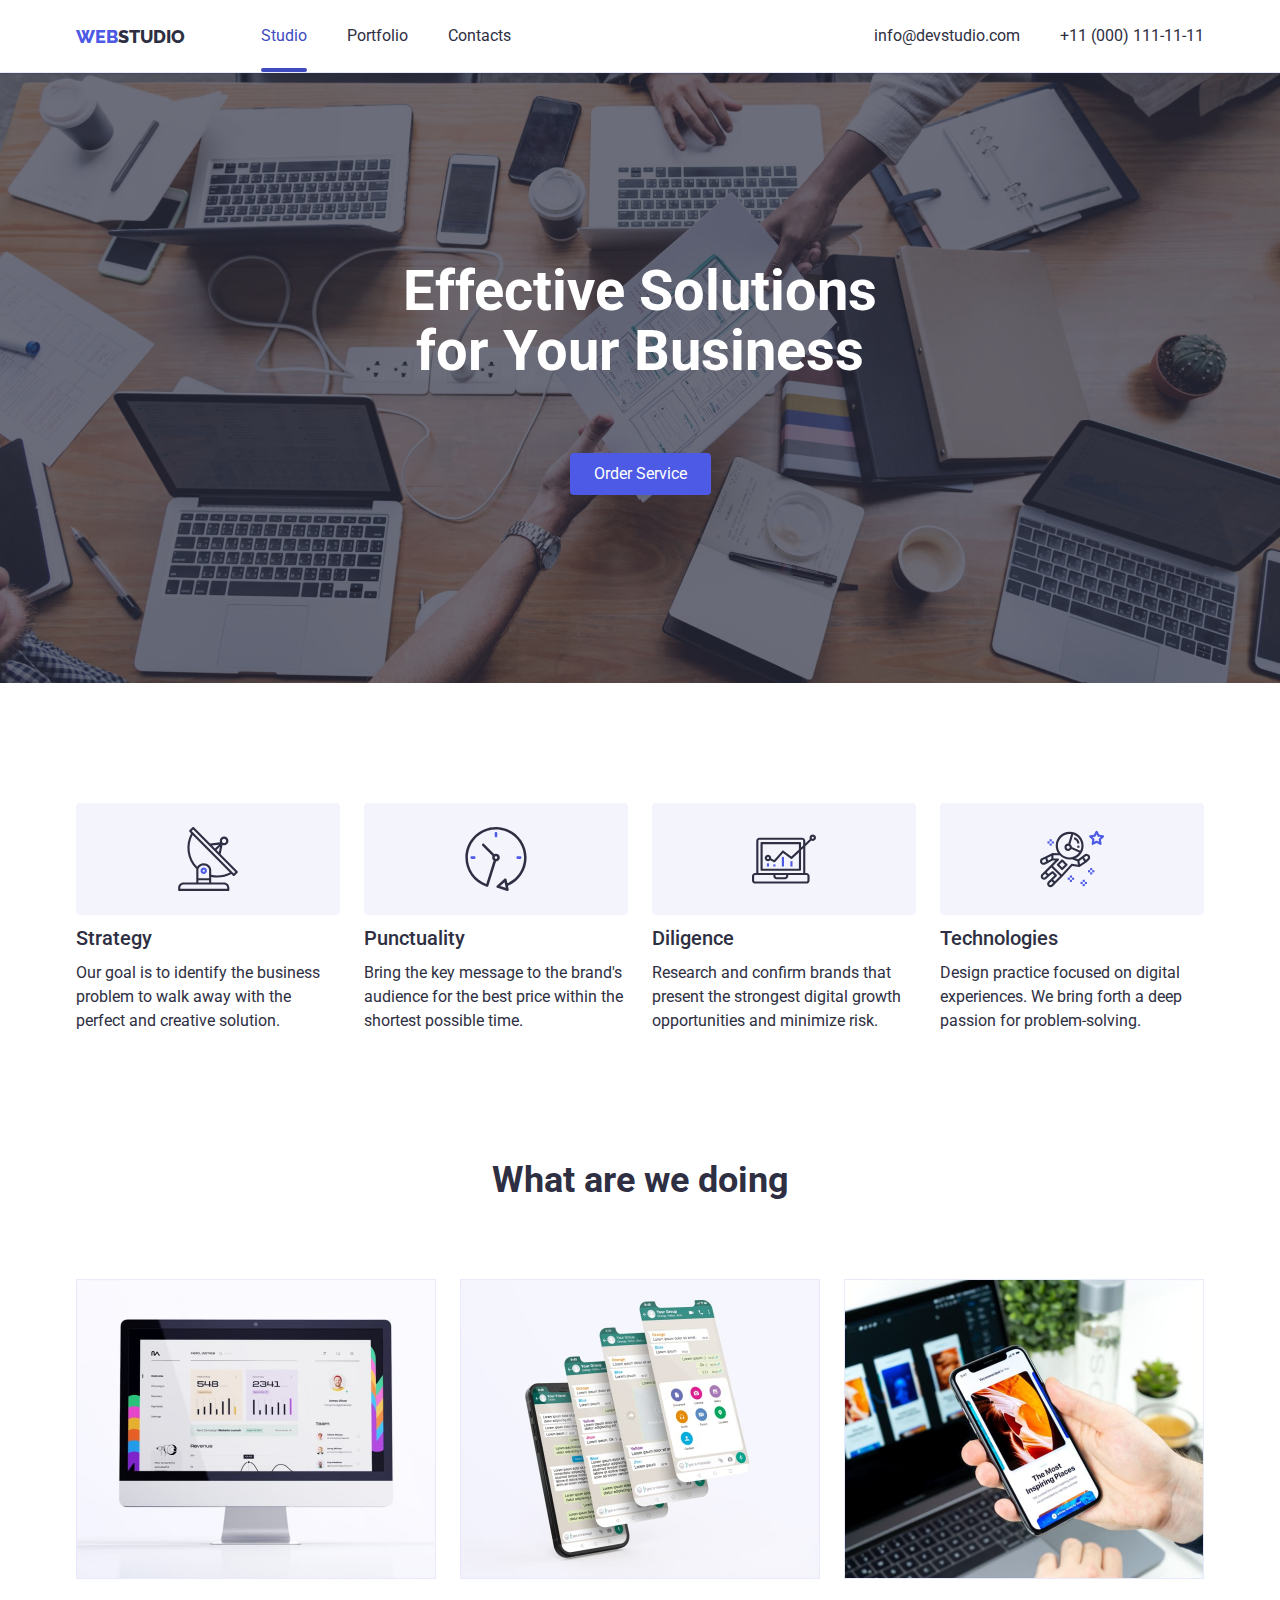
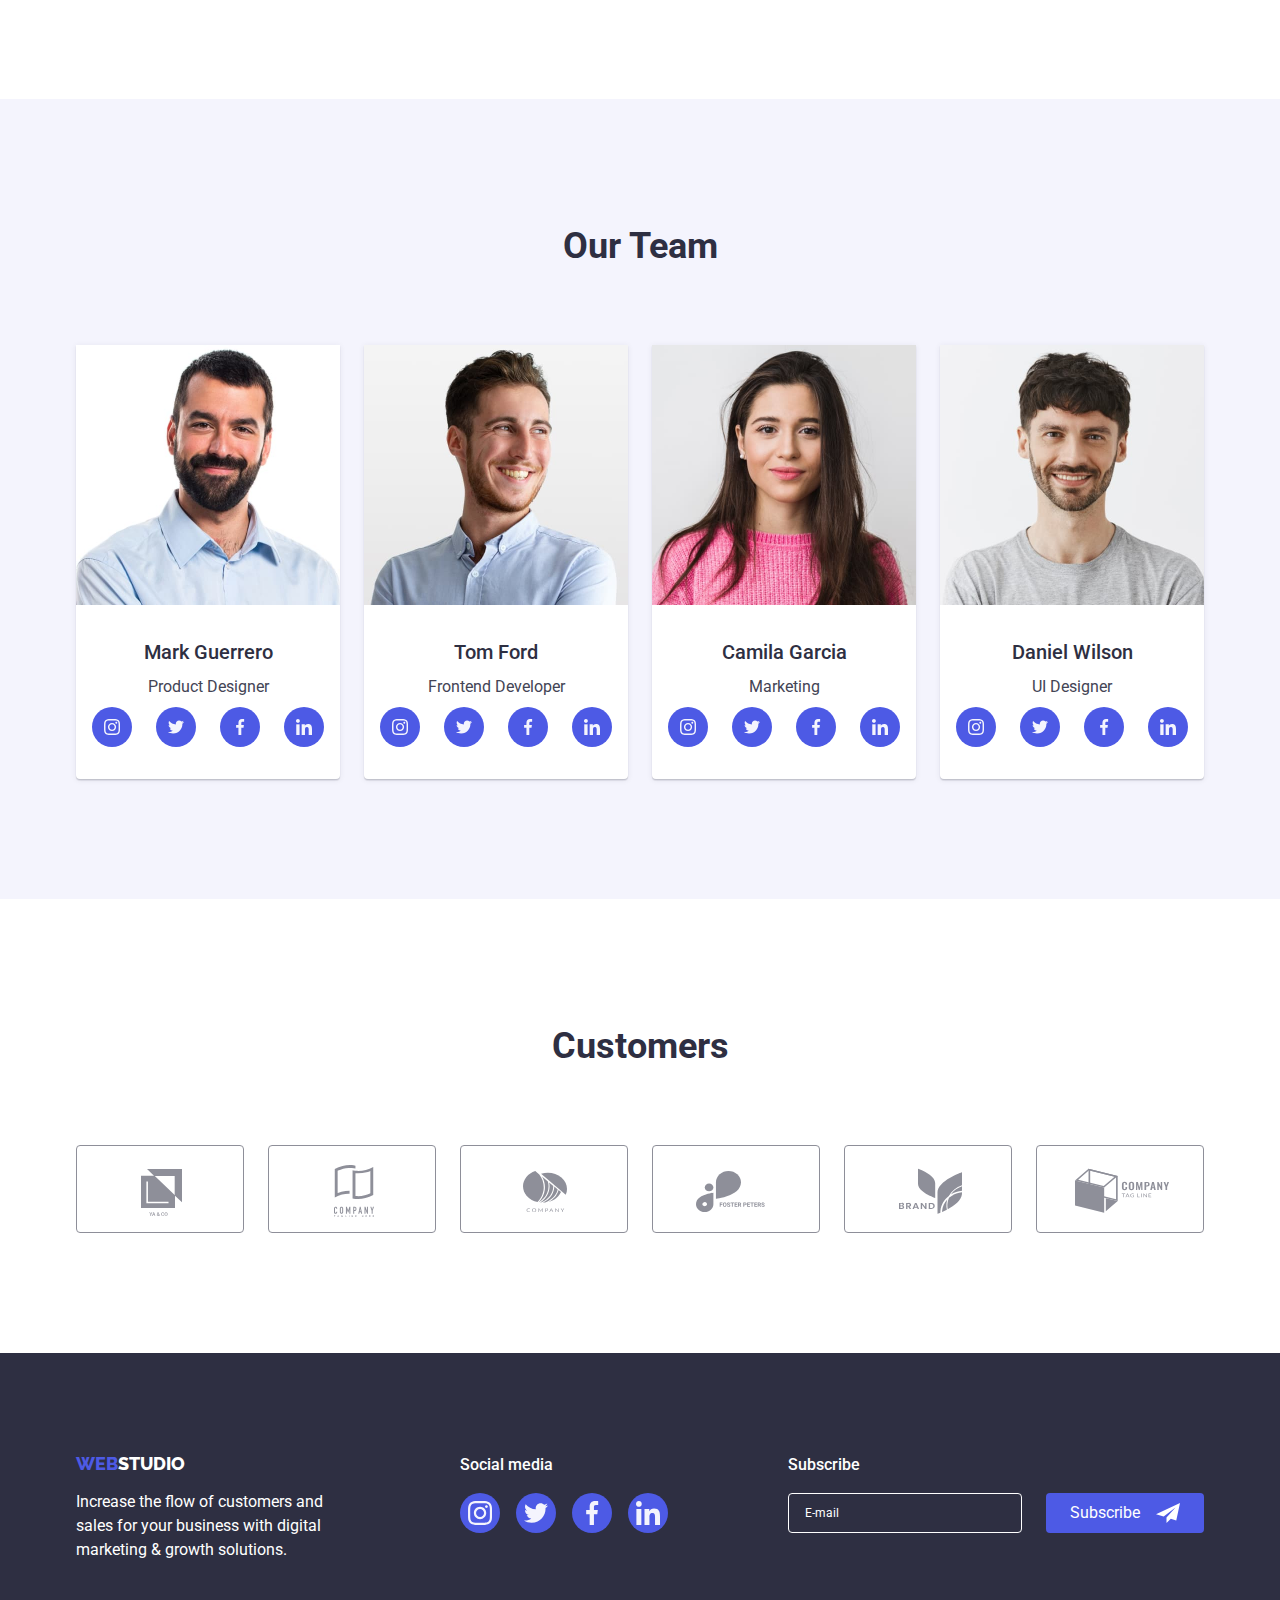
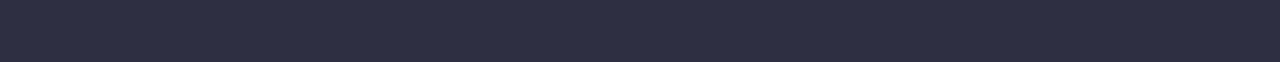
<file: index.html>
<!doctype html>
<html lang="en">
  <head>
    <meta charset="UTF-8" />
    <title>Studio</title>
    <link
      href="https://cdn.jsdelivr.net/npm/modern-normalize@2.0.0/modern-normalize.min.css"
      rel="stylesheet"
    />
    <link
      href="https://fonts.googleapis.com/css2?family=Raleway:wght@800&family=Roboto:wght@400;500;700;900&display=swap"
      rel="stylesheet"
    />
    <link rel="stylesheet" href="css/styles.css" />
  </head>

  <body>
    <header class="header">
      <div class="container">
        <nav class="navigation">
          <a class="link logo" href="./index.html"
            >WEB<span class="logo-part">STUDIO</span></a
          >
          <ul class="navigation-items">
            <li class="navigation-item current">
              <a class="link" href="./index.html">Studio</a>
            </li>
            <li class="navigation-item">
              <a class="link" href="./portfolio.html">Portfolio</a>
            </li>
            <li class="navigation-item">
              <a class="link" href="./index.html">Contacts</a>
            </li>
          </ul>
        </nav>

        <address class="contacts">
          <ul class="contacts-items">
            <li>
              <a class="link" href="mailto:info@devstudio.com"
                >info@devstudio.com</a
              >
            </li>
            <li>
              <a class="link" href="tel:+110001111111">+11 (000) 111-11-11</a>
            </li>
          </ul>
        </address>
      </div>
    </header>

    <main>
      <section class="section order-section">
        <img
          class="image"
          src="./images/order/main-image.jpg"
          alt="desktop-application"
        />
        <div class="container">
          <h1 class="general-title">Effective Solutions for Your Business</h1>
          <button class="button" type="button" data-modal-open>
            Order Service
          </button>
        </div>
      </section>

      <section class="section feature-section">
        <div class="container">
          <h2 class="section-title visually-hidden">Features</h2>
          <ul class="feature-section-items">
            <li class="feature-section-item">
              <div class="feature-section-logo">
                <svg class="feature-section-icon">
                  <use xlink:href="./images/icons.svg#antenna"></use>
                </svg>
              </div>
              <h3 class="card-title">Strategy</h3>
              <p>
                Our goal is to identify the business problem to walk away with
                the perfect and creative solution.
              </p>
            </li>
            <li class="feature-section-item">
              <div class="feature-section-logo">
                <svg class="feature-section-icon">
                  <use xlink:href="./images/icons.svg#clock"></use>
                </svg>
              </div>
              <h3 class="card-title">Punctuality</h3>
              <p>
                Bring the key message to the brand's audience for the best price
                within the shortest possible time.
              </p>
            </li>
            <li class="feature-section-item">
              <div class="feature-section-logo">
                <svg class="feature-section-icon">
                  <use xlink:href="./images/icons.svg#diagram"></use>
                </svg>
              </div>
              <h3 class="card-title">Diligence</h3>
              <p>
                Research and confirm brands that present the strongest digital
                growth opportunities and minimize risk.
              </p>
            </li>
            <li class="feature-section-item">
              <div class="feature-section-logo">
                <svg class="feature-section-icon">
                  <use xlink:href="./images/icons.svg#astronaut"></use>
                </svg>
              </div>
              <h3 class="card-title">Technologies</h3>
              <p>
                Design practice focused on digital experiences. We bring forth a
                deep passion for problem-solving.
              </p>
            </li>
          </ul>
        </div>
      </section>

      <section class="section skills-section">
        <div class="container">
          <h2 class="section-title">What are we doing</h2>
          <ul class="skills-section-items">
            <li class="skills-section-item">
              <img
                class="image"
                src="./images/what-we-doing/first-image.jpg"
                alt="desktop-application"
              />
            </li>
            <li class="skills-section-item">
              <img
                class="image"
                src="./images/what-we-doing/second-image.jpg"
                alt="mobile-application"
              />
            </li>
            <li class="skills-section-item">
              <img
                class="image"
                src="./images/what-we-doing/third-image.jpg"
                alt="adaptive-application"
              />
            </li>
          </ul>
        </div>
      </section>

      <section class="section team-section">
        <div class="container">
          <h2 class="section-title">Our Team</h2>
          <ul class="team-section-items">
            <li class="team-card">
              <img
                class="image"
                src="./images/our-team/first-image.jpg"
                alt="designer"
              />
              <div class="team-card-text">
                <h3 class="card-title">Mark Guerrero</h3>
                <p class="card-text">Product Designer</p>
                <ul class="team-card-social">
                  <li>
                    <a class="card-icon" href="#">
                      <svg class="icon">
                        <use xlink:href="./images/icons.svg#instagram16"></use>
                      </svg>
                    </a>
                  </li>
                  <li>
                    <a class="card-icon" href="#">
                      <svg class="icon">
                        <use xlink:href="./images/icons.svg#twitter16"></use>
                      </svg>
                    </a>
                  </li>
                  <li>
                    <a class="card-icon" href="#">
                      <svg class="icon">
                        <use xlink:href="./images/icons.svg#facebook16"></use>
                      </svg>
                    </a>
                  </li>
                  <li>
                    <a class="card-icon" href="#">
                      <svg class="icon">
                        <use xlink:href="./images/icons.svg#linkedin16"></use>
                      </svg>
                    </a>
                  </li>
                </ul>
              </div>
            </li>
            <li class="team-card">
              <img
                class="image"
                src="./images/our-team/second-image.jpg"
                alt="developer"
              />
              <div class="team-card-text">
                <h3 class="card-title">Tom Ford</h3>
                <p class="card-text">Frontend Developer</p>
                <ul class="team-card-social">
                  <li>
                    <a class="card-icon" href="#">
                      <svg class="icon">
                        <use xlink:href="./images/icons.svg#instagram16"></use>
                      </svg>
                    </a>
                  </li>
                  <li>
                    <a class="card-icon" href="#">
                      <svg class="icon">
                        <use xlink:href="./images/icons.svg#twitter16"></use>
                      </svg>
                    </a>
                  </li>
                  <li>
                    <a class="card-icon" href="#">
                      <svg class="icon">
                        <use xlink:href="./images/icons.svg#facebook16"></use>
                      </svg>
                    </a>
                  </li>
                  <li>
                    <a class="card-icon" href="#">
                      <svg class="icon">
                        <use xlink:href="./images/icons.svg#linkedin16"></use>
                      </svg>
                    </a>
                  </li>
                </ul>
              </div>
            </li>
            <li class="team-card">
              <img
                class="image"
                src="./images/our-team/third-image.jpg"
                alt="marketing"
              />
              <div class="team-card-text">
                <h3 class="card-title">Camila Garcia</h3>
                <p class="card-text">Marketing</p>
                <ul class="team-card-social">
                  <li>
                    <a class="card-icon" href="#">
                      <svg class="icon">
                        <use xlink:href="./images/icons.svg#instagram16"></use>
                      </svg>
                    </a>
                  </li>
                  <li>
                    <a class="card-icon" href="#">
                      <svg class="icon">
                        <use xlink:href="./images/icons.svg#twitter16"></use>
                      </svg>
                    </a>
                  </li>
                  <li>
                    <a class="card-icon" href="#">
                      <svg class="icon">
                        <use xlink:href="./images/icons.svg#facebook16"></use>
                      </svg>
                    </a>
                  </li>
                  <li>
                    <a class="card-icon" href="#">
                      <svg class="icon">
                        <use xlink:href="./images/icons.svg#linkedin16"></use>
                      </svg>
                    </a>
                  </li>
                </ul>
              </div>
            </li>
            <li class="team-card">
              <img
                class="image"
                src="./images/our-team/fourth-image.jpg"
                alt="ui-designer"
              />
              <div class="team-card-text">
                <h3 class="card-title">Daniel Wilson</h3>
                <p class="card-text">UI Designer</p>
                <ul class="team-card-social">
                  <li>
                    <a class="card-icon" href="#">
                      <svg class="icon">
                        <use xlink:href="./images/icons.svg#instagram16"></use>
                      </svg>
                    </a>
                  </li>
                  <li>
                    <a class="card-icon" href="#">
                      <svg class="icon">
                        <use xlink:href="./images/icons.svg#twitter16"></use>
                      </svg>
                    </a>
                  </li>
                  <li>
                    <a class="card-icon" href="#">
                      <svg class="icon">
                        <use xlink:href="./images/icons.svg#facebook16"></use>
                      </svg>
                    </a>
                  </li>
                  <li>
                    <a class="card-icon" href="#">
                      <svg class="icon">
                        <use xlink:href="./images/icons.svg#linkedin16"></use>
                      </svg>
                    </a>
                  </li>
                </ul>
              </div>
            </li>
          </ul>
        </div>
      </section>

      <section class="section customers-section">
        <div class="container">
          <h2 class="section-title">Customers</h2>
          <ul class="customers-section-items">
            <li class="customers-section-item">
              <a class="link" href="#">
                <svg class="icon">
                  <use
                    class="social-icon"
                    xlink:href="./images/icons.svg#yaco"
                  ></use>
                </svg>
              </a>
            </li>
            <li class="customers-section-item">
              <a class="link" href="#">
                <svg class="icon">
                  <use
                    class="social-icon"
                    xlink:href="./images/icons.svg#company-tagline"
                  ></use>
                </svg>
              </a>
            </li>
            <li class="customers-section-item">
              <a class="link" href="#">
                <svg class="icon">
                  <use
                    class="social-icon"
                    xlink:href="./images/icons.svg#company"
                  ></use>
                </svg>
              </a>
            </li>
            <li class="customers-section-item">
              <a class="link" href="#">
                <svg class="icon">
                  <use
                    class="social-icon"
                    xlink:href="./images/icons.svg#foster-peters"
                  ></use>
                </svg>
              </a>
            </li>
            <li class="customers-section-item">
              <a class="link" href="#">
                <svg class="icon">
                  <use
                    class="social-icon"
                    xlink:href="./images/icons.svg#brand"
                  ></use>
                </svg>
              </a>
            </li>
            <li class="customers-section-item">
              <a class="link" href="#">
                <svg class="icon">
                  <use
                    class="social-icon"
                    xlink:href="./images/icons.svg#tagline"
                  ></use>
                </svg>
              </a>
            </li>
          </ul>
        </div>
      </section>
    </main>

    <footer class="footer">
      <div class="container">
        <div>
          <a class="link logo" href="./index.html"
            >WEB<span class="logo-part">STUDIO</span></a
          >
          <p class="footer-text">
            Increase the flow of customers and sales for your business with
            digital marketing & growth solutions.
          </p>
        </div>
        <div class="footer-social">
          <h2 class="footer-social-title">Social media</h2>
          <ul class="footer-social-links">
            <li>
              <a class="card-icon" href="#">
                <svg class="icon">
                  <use xlink:href="./images/icons.svg#instagram16"></use>
                </svg>
              </a>
            </li>
            <li>
              <a class="card-icon" href="#">
                <svg class="icon">
                  <use xlink:href="./images/icons.svg#twitter16"></use>
                </svg>
              </a>
            </li>
            <li>
              <a class="card-icon" href="#">
                <svg class="icon">
                  <use xlink:href="./images/icons.svg#facebook16"></use>
                </svg>
              </a>
            </li>
            <li>
              <a class="card-icon" href="#">
                <svg class="icon">
                  <use xlink:href="./images/icons.svg#linkedin16"></use>
                </svg>
              </a>
            </li>
          </ul>
        </div>
        <div class="footer-form">
          <h2 class="footer-social-title">Subscribe</h2>
          <form name="subscribe" class="subscribe-form">
            <input
              type="email"
              name="email"
              placeholder="E-mail"
              class="input form-input"
            />
            <button type="submit" class="button subscribe-button">
              Subscribe
              <svg class="button-icon">
                <use xlink:href="./images/icons.svg#send"></use>
              </svg>
            </button>
          </form>
        </div>
      </div>
    </footer>

    <div class="backdrop is-hidden" data-modal>
      <div class="modal">
        <button class="modal-close-button" type="button" data-modal-close>
          <svg class="icon">
            <use
              class="social-icon"
              xlink:href="./images/icons.svg#close"
            ></use>
          </svg>
        </button>
        <h3 class="form-title">
          Leave your contacts and we will call you back
        </h3>
        <form name="order-form" class="order-form">
          <label class="label">
            Name
            <div class="input-wrapper">
              <input type="text" name="name" class="input form-input" />
              <svg class="form-input-icon">
                <use xlink:href="./images/icons.svg#people"></use>
              </svg>
            </div>
          </label>
          <label class="label">
            Phone
            <div class="input-wrapper">
              <input type="tel" name="phone" class="input form-input" />
              <svg class="form-input-icon">
                <use xlink:href="./images/icons.svg#phone"></use>
              </svg>
            </div>
          </label>
          <label class="label">
            Email
            <div class="input-wrapper">
              <input type="email" name="email" class="input form-input" />
              <svg class="form-input-icon">
                <use xlink:href="./images/icons.svg#email"></use>
              </svg>
            </div>
          </label>
          <label class="label">
            Comment
            <textarea
              name="comment"
              rows="4"
              placeholder="Text input"
              class="input comment-input"
            ></textarea>
          </label>
          <label class="policy-label">
            I accept the terms and conditions of the
            <a href="#" class="policy-link">Privacy Policy</a>
            <input type="checkbox" value="policy" class="policy-checkbox" />
            <span class="checkmark">
              <svg class="checkmark-icon">
                <use xlink:href="./images/icons.svg#checkmark"></use>
              </svg>
            </span>
          </label>
          <button type="submit" class="button form-button">Send</button>
        </form>
      </div>
    </div>

    <script src="./js/modal.js"></script>
  </body>
</html>
</file>
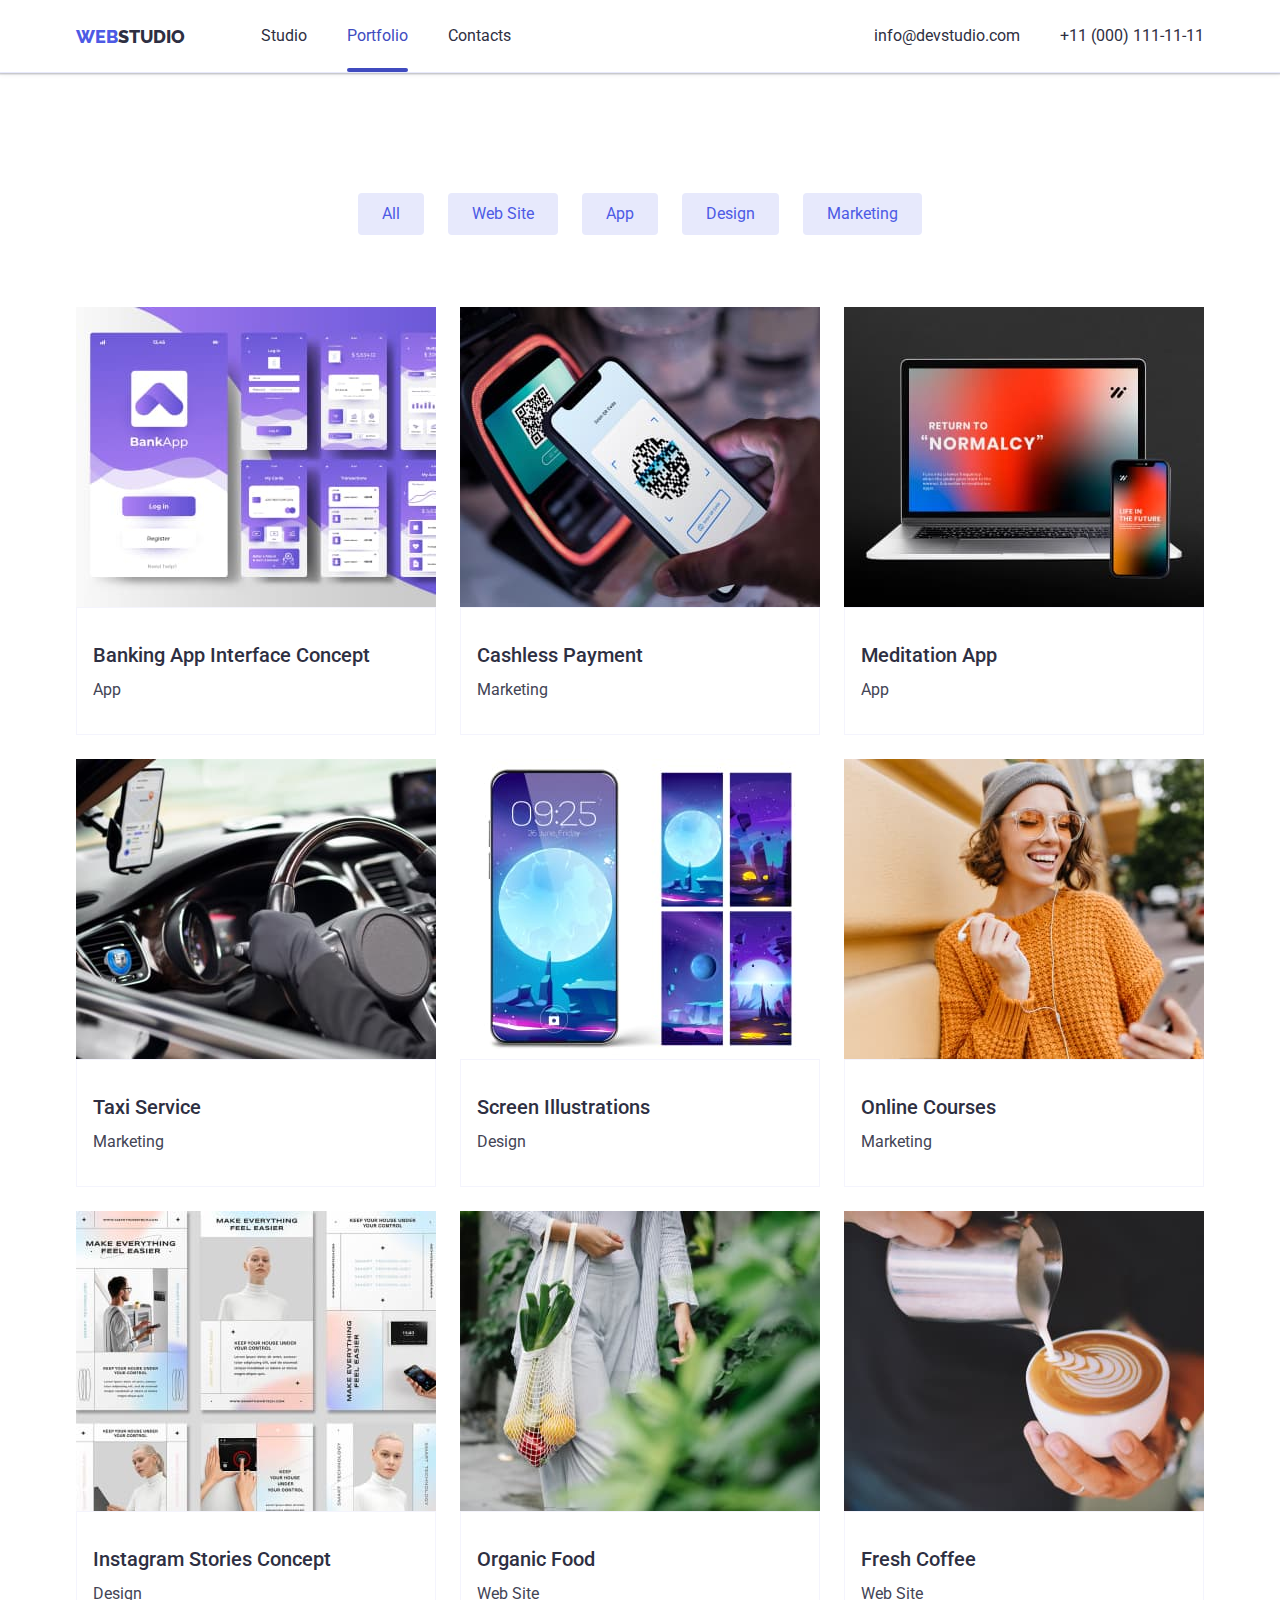
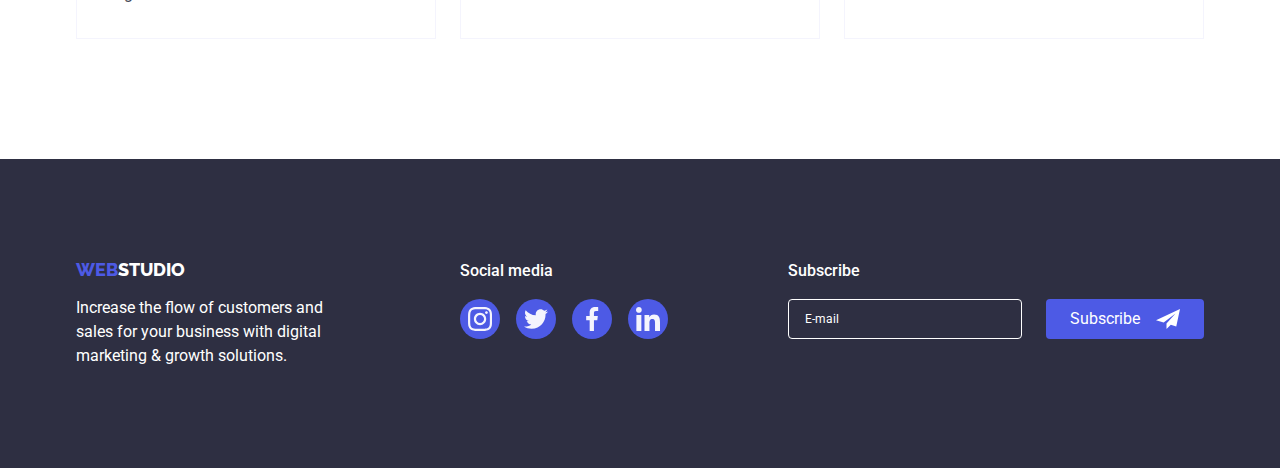
<file: portfolio.html>
<!doctype html>
<html lang="en">
  <head>
    <meta charset="UTF-8" />
    <title>Portfolio</title>
    <link
      href="https://cdn.jsdelivr.net/npm/modern-normalize@2.0.0/modern-normalize.min.css"
      rel="stylesheet"
    />
    <link
      href="https://fonts.googleapis.com/css2?family=Raleway:wght@800&family=Roboto:wght@400;500;700;900&display=swap"
      rel="stylesheet"
    />
    <link rel="stylesheet" href="css/styles.css" />
  </head>

  <body>
    <header class="header">
      <div class="container">
        <nav class="navigation">
          <a class="link logo" href="./index.html"
            >WEB<span class="logo-part">STUDIO</span></a
          >
          <ul class="navigation-items">
            <li class="navigation-item">
              <a class="link" href="./index.html">Studio</a>
            </li>
            <li class="navigation-item current">
              <a class="link" href="./portfolio.html">Portfolio</a>
            </li>
            <li class="navigation-item">
              <a class="link" href="./index.html">Contacts</a>
            </li>
          </ul>
        </nav>

        <address class="contacts">
          <ul class="contacts-items">
            <li>
              <a class="link" href="mailto:info@devstudio.com"
                >info@devstudio.com</a
              >
            </li>
            <li>
              <a class="link" href="tel:+110001111111">+11 (000) 111-11-11</a>
            </li>
          </ul>
        </address>
      </div>
    </header>

    <main>
      <section class="section portfolio-section">
        <div class="container">
          <h1 class="general-title visually-hidden">Portfolio</h1>
          <ul class="filter-items">
            <li><button class="filter-button" type="button">All</button></li>
            <li>
              <button class="filter-button" type="button">Web Site</button>
            </li>
            <li><button class="filter-button" type="button">App</button></li>
            <li><button class="filter-button" type="button">Design</button></li>
            <li>
              <button class="filter-button" type="button">Marketing</button>
            </li>
          </ul>
          <ul class="portfolio-items">
            <li class="portfolio-card">
              <a class="link" href="./portfolio.html">
                <div class="portfolio-card-image">
                  <div class="overlay">
                    <p class="overlay-text">
                      14 Stylish and User-Friendly App Design Concepts · Task
                      Manager App · Calorie Tracker App · Exotic Fruit Ecommerce
                      App · Cloud Storage App
                    </p>
                  </div>
                  <img
                    class="image"
                    src="./images/portfolio/first-project.jpg"
                    alt="first-project"
                  />
                </div>
                <div class="portfolio-card-text">
                  <h2 class="card-title">Banking App Interface Concept</h2>
                  <p class="card-text">App</p>
                </div>
              </a>
            </li>
            <li class="portfolio-card">
              <a class="link" href="./portfolio.html">
                <div class="portfolio-card-image">
                  <div class="overlay">
                    <p class="overlay-text">
                      14 Stylish and User-Friendly App Design Concepts · Task
                      Manager App · Calorie Tracker App · Exotic Fruit Ecommerce
                      App · Cloud Storage App
                    </p>
                  </div>
                  <img
                    class="image"
                    src="./images/portfolio/second-project.jpg"
                    alt="second-project"
                  />
                </div>
                <div class="portfolio-card-text">
                  <h2 class="card-title">Cashless Payment</h2>
                  <p class="card-text">Marketing</p>
                </div>
              </a>
            </li>
            <li class="portfolio-card">
              <a class="link" href="./portfolio.html">
                <div class="portfolio-card-image">
                  <div class="overlay">
                    <p class="overlay-text">
                      14 Stylish and User-Friendly App Design Concepts · Task
                      Manager App · Calorie Tracker App · Exotic Fruit Ecommerce
                      App · Cloud Storage App
                    </p>
                  </div>
                  <img
                    class="image"
                    src="./images/portfolio/third-project.jpg"
                    alt="third-project"
                  />
                </div>
                <div class="portfolio-card-text">
                  <h2 class="card-title">Meditation App</h2>
                  <p class="card-text">App</p>
                </div>
              </a>
            </li>
            <li class="portfolio-card">
              <a class="link" href="./portfolio.html">
                <div class="portfolio-card-image">
                  <div class="overlay">
                    <p class="overlay-text">
                      14 Stylish and User-Friendly App Design Concepts · Task
                      Manager App · Calorie Tracker App · Exotic Fruit Ecommerce
                      App · Cloud Storage App
                    </p>
                  </div>
                  <img
                    class="image"
                    src="./images/portfolio/fourth-project.jpg"
                    alt="fourth-project"
                  />
                </div>
                <div class="portfolio-card-text">
                  <h2 class="card-title">Taxi Service</h2>
                  <p class="card-text">Marketing</p>
                </div>
              </a>
            </li>
            <li class="portfolio-card">
              <a class="link" href="./portfolio.html">
                <div class="portfolio-card-image">
                  <div class="overlay">
                    <p class="overlay-text">
                      14 Stylish and User-Friendly App Design Concepts · Task
                      Manager App · Calorie Tracker App · Exotic Fruit Ecommerce
                      App · Cloud Storage App
                    </p>
                  </div>
                  <img
                    class="image"
                    src="./images/portfolio/fifth-project.jpg"
                    alt="fifth-project"
                  />
                </div>
                <div class="portfolio-card-text">
                  <h2 class="card-title">Screen Illustrations</h2>
                  <p class="card-text">Design</p>
                </div>
              </a>
            </li>
            <li class="portfolio-card">
              <a class="link" href="./portfolio.html">
                <div class="portfolio-card-image">
                  <div class="overlay">
                    <p class="overlay-text">
                      14 Stylish and User-Friendly App Design Concepts · Task
                      Manager App · Calorie Tracker App · Exotic Fruit Ecommerce
                      App · Cloud Storage App
                    </p>
                  </div>
                  <img
                    class="image"
                    src="./images/portfolio/sixth-project.jpg"
                    alt="sixth-project"
                  />
                </div>
                <div class="portfolio-card-text">
                  <h2 class="card-title">Online Courses</h2>
                  <p class="card-text">Marketing</p>
                </div>
              </a>
            </li>
            <li class="portfolio-card">
              <a class="link" href="./portfolio.html">
                <div class="portfolio-card-image">
                  <div class="overlay">
                    <p class="overlay-text">
                      14 Stylish and User-Friendly App Design Concepts · Task
                      Manager App · Calorie Tracker App · Exotic Fruit Ecommerce
                      App · Cloud Storage App
                    </p>
                  </div>
                  <img
                    class="image"
                    src="./images/portfolio/seventh-project.jpg"
                    alt="seventh-project"
                  />
                </div>
                <div class="portfolio-card-text">
                  <h2 class="card-title">Instagram Stories Concept</h2>
                  <p class="card-text">Design</p>
                </div>
              </a>
            </li>
            <li class="portfolio-card">
              <a class="link" href="./portfolio.html">
                <div class="portfolio-card-image">
                  <div class="overlay">
                    <p class="overlay-text">
                      14 Stylish and User-Friendly App Design Concepts · Task
                      Manager App · Calorie Tracker App · Exotic Fruit Ecommerce
                      App · Cloud Storage App
                    </p>
                  </div>
                  <img
                    class="image"
                    src="./images/portfolio/eighth-project.jpg"
                    alt="eighth-project"
                  />
                </div>
                <div class="portfolio-card-text">
                  <h2 class="card-title">Organic Food</h2>
                  <p class="card-text">Web Site</p>
                </div>
              </a>
            </li>
            <li class="portfolio-card">
              <a class="link" href="./portfolio.html">
                <div class="portfolio-card-image">
                  <div class="overlay">
                    <p class="overlay-text">
                      14 Stylish and User-Friendly App Design Concepts · Task
                      Manager App · Calorie Tracker App · Exotic Fruit Ecommerce
                      App · Cloud Storage App
                    </p>
                  </div>
                  <img
                    class="image"
                    src="./images/portfolio/ninth-project.jpg"
                    alt="ninth-project"
                  />
                </div>
                <div class="portfolio-card-text">
                  <h2 class="card-title">Fresh Coffee</h2>
                  <p class="card-text">Web Site</p>
                </div>
              </a>
            </li>
          </ul>
        </div>
      </section>
    </main>

    <footer class="footer">
      <div class="container">
        <div>
          <a class="link logo" href="./index.html"
            >WEB<span class="logo-part">STUDIO</span></a
          >
          <p class="footer-text">
            Increase the flow of customers and sales for your business with
            digital marketing & growth solutions.
          </p>
        </div>
        <div class="footer-social">
          <h2 class="footer-social-title">Social media</h2>
          <ul class="footer-social-links">
            <li>
              <a class="card-icon" href="#">
                <svg class="icon">
                  <use xlink:href="./images/icons.svg#instagram16"></use>
                </svg>
              </a>
            </li>
            <li>
              <a class="card-icon" href="#">
                <svg class="icon">
                  <use xlink:href="./images/icons.svg#twitter16"></use>
                </svg>
              </a>
            </li>
            <li>
              <a class="card-icon" href="#">
                <svg class="icon">
                  <use xlink:href="./images/icons.svg#facebook16"></use>
                </svg>
              </a>
            </li>
            <li>
              <a class="card-icon" href="#">
                <svg class="icon">
                  <use xlink:href="./images/icons.svg#linkedin16"></use>
                </svg>
              </a>
            </li>
          </ul>
        </div>
        <div class="footer-form">
          <h2 class="footer-social-title">Subscribe</h2>
          <form name="subscribe" class="subscribe-form">
            <input
              type="email"
              name="email"
              placeholder="E-mail"
              class="input form-input"
            />
            <button type="submit" class="button subscribe-button">
              Subscribe
              <svg class="button-icon">
                <use xlink:href="./images/icons.svg#send"></use>
              </svg>
            </button>
          </form>
        </div>
      </div>
    </footer>
  </body>
</html>
</file>
<file: css/styles.css>
:root {
  --container-width: 1158px;
  --primary-color: #4d5ae5;
  --primary-text-color: #2e2f42;
  --secondary-text-color: #ffffff;
  --card-text-color: #434455;
  --background-color: #ffffff;
  --button-none-active-color: #e7e9fc;
  --button-hover-color: #404bbf;
  --primary-sections-background-color: #2e2f42;
  --secondary-sections-background-color: #f4f4fd;
  --card-background-color: #2e2f4214;
  --card-border-color: #f4f4fd;
}

h1,
h2,
h3,
h4,
h5,
h6,
p {
  margin: 0;
  padding: 0;
}

body {
  position: relative;
  font-family: 'Roboto', sans-serif;
  color: var(--primary-text-color);
  background-color: var(--background-color);
  font-size: 16px;
  line-height: 1.5;
}

button {
  border: none;
  padding: 12px 24px;
  border-radius: 4px;
  cursor: pointer;
}

ul {
  list-style-type: none;
  margin: 0;
  padding: 0;
}

.container {
  max-width: var(--container-width);
  padding: 0 15px;
  margin: 0 auto;
}

.link {
  text-decoration: none;
  color: var(--primary-text-color);
  transition-property: color;
  transition-duration: 250ms;
  transition-timing-function: cubic-bezier(0.4, 0, 0.2, 1);
}

.link:hover,
.link:focus {
  color: var(--button-hover-color);
}

.visually-hidden {
  position: absolute;
  width: 1px;
  height: 1px;
  margin: -1px;
  border: 0;
  padding: 0;
  white-space: nowrap;
  clip-path: inset(100%);
  clip: rect(0 0 0 0);
  overflow: hidden;
}

.header {
  border-bottom: 1px solid #e7e9fc;
  box-shadow:
    0 1px 6px 0 rgba(46, 47, 66, 0.08),
    0 1px 1px 0 rgba(46, 47, 66, 0.16),
    0 2px 1px 0 rgba(46, 47, 66, 0.08);
}

.header .container {
  display: flex;
  justify-content: space-between;
  align-items: center;
}

.logo {
  display: inline-block;
  font-family: 'Raleway', sans-serif;
  font-size: 18px;
  font-weight: 800;
  line-height: 21px;
  color: var(--primary-color);
}

.logo-part {
  color: var(--primary-text-color);
}

.navigation {
  display: flex;
  align-items: center;
}

.navigation .logo {
  margin-right: 76px;
}

.navigation-items {
  display: flex;
  gap: 40px;
}

.navigation-item .link {
  display: block;
  position: relative;
  padding: 24px 0;
}

.navigation-item.current .link::after {
  content: '';
  position: absolute;
  bottom: 0;
  left: 0;
  width: 100%;
  height: 4px;
  background-color: #404bbf;
  border-radius: 2px;
}

.navigation-item.current .link {
  color: var(--button-hover-color);
}

.contacts {
  font-style: normal;
}

.contacts-items {
  display: flex;
  gap: 40px;
}

.contacts-items .link {
  display: block;
  padding: 24px 0;
}

.general-title {
  font-size: 56px;
  line-height: 60px;
  text-align: center;
  max-width: 496px;
  margin: 0 auto 72px;
}

.section-title {
  font-size: 36px;
  font-weight: 700;
  text-align: center;
  margin-bottom: 72px;
}

.card-title {
  font-size: 20px;
  font-weight: 500;
  margin-bottom: 8px;
}

.card-text {
  color: var(--card-text-color);
}

.image {
  display: block;
  max-width: 100%;
  height: auto;
  object-fit: cover;
}

.order-section {
  position: relative;
  text-align: center;
  padding: 188px 0;
  max-width: 1440px;
  margin: 0 auto;
  color: var(--secondary-text-color);
  background-color: rgba(46, 47, 66, 0.7);
}

.order-section .image {
  position: absolute;
  top: 0;
  left: 50%;
  transform: translateX(-50%);
  max-width: 1440px;
  height: 100%;
  z-index: -1;
}

.button {
  background-color: var(--primary-color);
  color: var(--secondary-text-color);
  transition-property: background-color;
  transition-duration: 250ms;
  transition-timing-function: cubic-bezier(0.4, 0, 0.2, 1);
}

.button:hover,
.button:focus {
  background-color: var(--button-hover-color);
}

.feature-section {
  padding: 120px 0;
}

.feature-section-items {
  display: flex;
  gap: 24px;
}

.feature-section-item {
  width: calc((100% - 72px) / 4);
}

.feature-section-logo {
  display: flex;
  justify-content: center;
  align-items: center;
  height: 112px;
  background-color: #f4f4fd;
  border-radius: 4px;
  margin-bottom: 8px;
}

.feature-section-icon {
  width: 64px;
  height: 64px;
}

.skills-section {
  padding: 0 0 120px;
}

.skills-section-items {
  display: flex;
  gap: 24px;
}

.skills-section-item {
  width: calc((100% - 48px) / 3);
}

.team-section {
  padding: 120px 0;
  background-color: var(--secondary-sections-background-color);
}

.team-section-items {
  display: flex;
  gap: 24px;
}

.team-card {
  width: calc((100% - 72px) / 4);
  background-color: var(--background-color);
  border-radius: 0 0 4px 4px;
  box-shadow:
    0 2px 1px 0 rgba(46, 47, 66, 0.08),
    0 1px 1px 0 rgba(46, 47, 66, 0.16),
    0 1px 6px 0 rgba(46, 47, 66, 0.08);
}

.team-card-text {
  padding: 32px 16px;
  text-align: center;
}

.team-card-social {
  display: flex;
  justify-content: space-between;
  margin-top: 8px;
}

.card-icon {
  display: flex;
  justify-content: center;
  align-items: center;
  width: 40px;
  height: 40px;
  border-radius: 50%;
  background-color: #4d5ae5;
  transition-property: background-color;
  transition-duration: 250ms;
  transition-timing-function: cubic-bezier(0.4, 0, 0.2, 1);
}

.card-icon:hover,
.card-icon:focus {
  background-color: #404bbf;
}

.card-icon .icon {
  width: 16px;
  height: 16px;
}

.filter-button {
  color: var(--primary-color);
  background-color: var(--button-none-active-color);
  transition-property: background-color;
  transition-duration: 250ms;
  transition-timing-function: cubic-bezier(0.4, 0, 0.2, 1);
}

.filter-button:hover,
.filter-button:focus {
  background-color: var(--button-hover-color);
  color: var(--secondary-text-color);
}

.portfolio-section {
  padding: 120px 0;
}

.portfolio-items {
  display: flex;
  flex-wrap: wrap;
  gap: 24px;
}

.portfolio-card {
  position: relative;
  width: calc((100% - 48px) / 3);
  transition-property: box-shadow;
  transition-duration: 250ms;
  transition-timing-function: cubic-bezier(0.4, 0, 0.2, 1);
}

.portfolio-card-image {
  position: relative;
  overflow: hidden;
}

.portfolio-card-image .overlay {
  position: absolute;
  top: 0;
  left: 0;
  padding: 40px 32px;
  width: 100%;
  height: 300px;
  background-color: #3f51b5;
  transform: translateY(100%);
  transition: transform 250ms ease-in-out;
}

.overlay-text {
  color: #f4f4fd;
}

.portfolio-card:hover .overlay,
.portfolio-card:focus .overlay {
  transform: translateY(0);
}

.portfolio-card:hover,
.portfolio-card:focus {
  box-shadow:
    0 2px 1px 0 rgba(46, 47, 66, 0.08),
    0 1px 1px 0 rgba(46, 47, 66, 0.16),
    0 1px 6px 0 rgba(46, 47, 66, 0.08);
}

.portfolio-card-text {
  padding: 32px 16px;
  border: 1px solid var(--card-border-color);
  color: #2e2f42;
}

.filter-items {
  display: flex;
  justify-content: center;
  flex-wrap: wrap;
  gap: 24px;
  margin-bottom: 72px;
}

.customers-section {
  padding: 120px 0;
}

.customers-section-items {
  display: flex;
  flex-wrap: wrap;
  gap: 24px;
}

.customers-section-item .link {
  display: block;
  max-width: 168px;
  height: 88px;
  padding: 16px 32px;
  border: 1px solid #8e8f99;
  border-radius: 4px;
  transition-property: background-color;
  transition-duration: 250ms;
  transition-timing-function: cubic-bezier(0.4, 0, 0.2, 1);
}

.customers-section-item .link:hover,
.customers-section-item .link:focus {
  border-color: #404bbf;
}

.customers-section-item .icon {
  display: block;
  width: 104px;
  height: 56px;
  fill: #8e8f99;
  transition-property: fill;
  transition-duration: 250ms;
  transition-timing-function: cubic-bezier(0.4, 0, 0.2, 1);
}

.customers-section-item .link:hover .icon,
.customers-section-item .link:focus .icon {
  fill: #404bbf;
}

.footer {
  padding: 100px 0;
  background-color: var(--primary-sections-background-color);
  color: var(--background-color);
}

.footer .container {
  display: flex;
  gap: 120px;
}

.footer .logo {
  margin-bottom: 16px;
}

.footer .logo-part {
  color: var(--secondary-text-color);
}

.footer-text {
  min-width: 264px;
}

.footer-social-title {
  font-size: 16px;
  font-weight: 500;
  margin-bottom: 16px;
}

.footer-social-links {
  display: flex;
  gap: 16px;
}

.footer .card-icon .icon {
  width: 24px;
  height: 24px;
}

.footer-form {
  width: 100%;
}

.subscribe-form {
  display: flex;
  gap: 24px;
  align-items: center;
  width: 100%;
}

.subscribe-form .form-input {
  height: 40px;
  background-color: var(--primary-sections-background-color);
  color: var(--background-color);
  padding-left: 16px;
  border-color: var(--background-color);
  width: 100%;
}

.subscribe-form .form-input::placeholder {
  color: var(--background-color);
}

.subscribe-button {
  display: flex;
  align-items: center;
  gap: 16px;
  height: 40px;
}

.button-icon {
  width: 24px;
  height: 24px;
}

.backdrop {
  display: block;
  position: fixed;
  top: 0;
  left: 0;
  width: 100%;
  height: 100%;
  background: rgba(46, 47, 66, 0.4);
  animation: fadeIn 0.5s forwards;
}

.backdrop.is-hidden {
  display: none;
}

.modal {
  position: fixed;
  top: 50%;
  left: 50%;
  transform: translate(-50%, -50%);
  width: 100%;
  max-width: 408px;
  padding: 72px 24px 24px;
  background-color: var(--background-color);
  border-radius: 4px;
  animation: slideIn 0.5s forwards;
}

.order-form {
  display: flex;
  flex-direction: column;
  gap: 8px;
}

.form-title {
  margin-bottom: 16px;
  font-size: 16px;
  font-weight: 500;
  text-align: center;
}

.label {
  display: flex;
  flex-direction: column;
  gap: 4px;
  font-size: 12px;
  color: #8e8f99;
}

.input-wrapper {
  position: relative;
  height: 40px;
  width: 100%;
}

.input {
  padding: 8px 16px 8px 38px;
  border: 1px solid rgba(46, 47, 66, 0.7);
  border-radius: 4px;
  font-size: 12px;
  width: 100%;
  outline: none;
  transition-property: border-color;
  transition-duration: 250ms;
  transition-timing-function: cubic-bezier(0.4, 0, 0.2, 1);
}

.input:focus-visible,
.input:hover {
  border-color: #4d5ae5;
}

.input:focus-visible + .form-input-icon,
.input:hover + .form-input-icon {
  fill: #404bbf;
}

.form-input {
  height: 100%;
}

.form-input-icon {
  position: absolute;
  top: 50%;
  left: 16px;
  transform: translateY(-50%);
  width: 18px;
  height: 24px;
  fill: #2e2f42;
  transition-property: fill;
  transition-duration: 250ms;
  transition-timing-function: cubic-bezier(0.4, 0, 0.2, 1);
}

.comment-input {
  resize: none;
  padding-left: 16px;
  margin-bottom: 8px;
}

.policy-label {
  position: relative;
  display: flex;
  gap: 4px;
  font-size: 12px;
  color: #8e8f99;
  margin-bottom: 16px;
  padding-left: 25px;
}

.policy-checkbox {
  position: absolute;
  opacity: 0;
  cursor: pointer;
  height: 0;
  width: 0;
}

.checkmark {
  position: absolute;
  top: 0;
  left: 0;
  height: 16px;
  width: 16px;
  border: 1px solid rgba(46, 47, 66, 0.4);
  border-radius: 2px;
  transition-property: border-color;
  transition-duration: 250ms;
  transition-timing-function: cubic-bezier(0.4, 0, 0.2, 1);
}

.policy-checkbox:focus ~ .checkmark {
  border-color: #4d5ae5;
}

.policy-label .policy-checkbox:checked ~ .checkmark {
  background-color: #4d5ae5;
  border: none;
}

.policy-label:hover .policy-checkbox ~ .checkmark,
.policy-label:focus .policy-checkbox ~ .checkmark {
  border-color: #4d5ae5;
}

.policy-link {
  color: #4d5ae5;
}

.checkmark-icon {
  display: none;
}

.policy-label .policy-checkbox:checked ~ .checkmark .checkmark-icon {
  display: block;
  position: absolute;
  top: 50%;
  left: 50%;
  transform: translate(-50%, -50%);
  width: 10px;
  height: 8px;
}

.form-button {
  align-self: center;
  max-width: 168px;
  width: 100%;
  font-weight: 500;
  padding: 16px 32px;
}

.modal-close-button {
  position: absolute;
  top: 24px;
  right: 24px;
  display: flex;
  justify-content: center;
  align-items: center;
  padding: 0;
  width: 24px;
  height: 24px;
  border-radius: 50%;
  background: #e7e9fc;
  border: 1px solid rgba(0, 0, 0, 0.1);
  transition-property: background;
  transition-duration: 250ms;
  transition-timing-function: cubic-bezier(0.4, 0, 0.2, 1);
}

.modal-close-button .icon {
  width: 8px;
  height: 8px;
}

.modal-close-button:hover,
.modal-close-button:focus {
  background: #404bbf;
  cursor: pointer;
}

.modal-close-button:hover .icon,
.modal-close-button:focus .icon {
  fill: #ffffff;
}

@keyframes fadeIn {
  from {
    opacity: 0;
  }
  to {
    opacity: 1;
  }
}

@keyframes slideIn {
  from {
    transform: translate(-50%, -60%);
    opacity: 0;
  }
  to {
    transform: translate(-50%, -50%);
    opacity: 1;
  }
}
</file>
